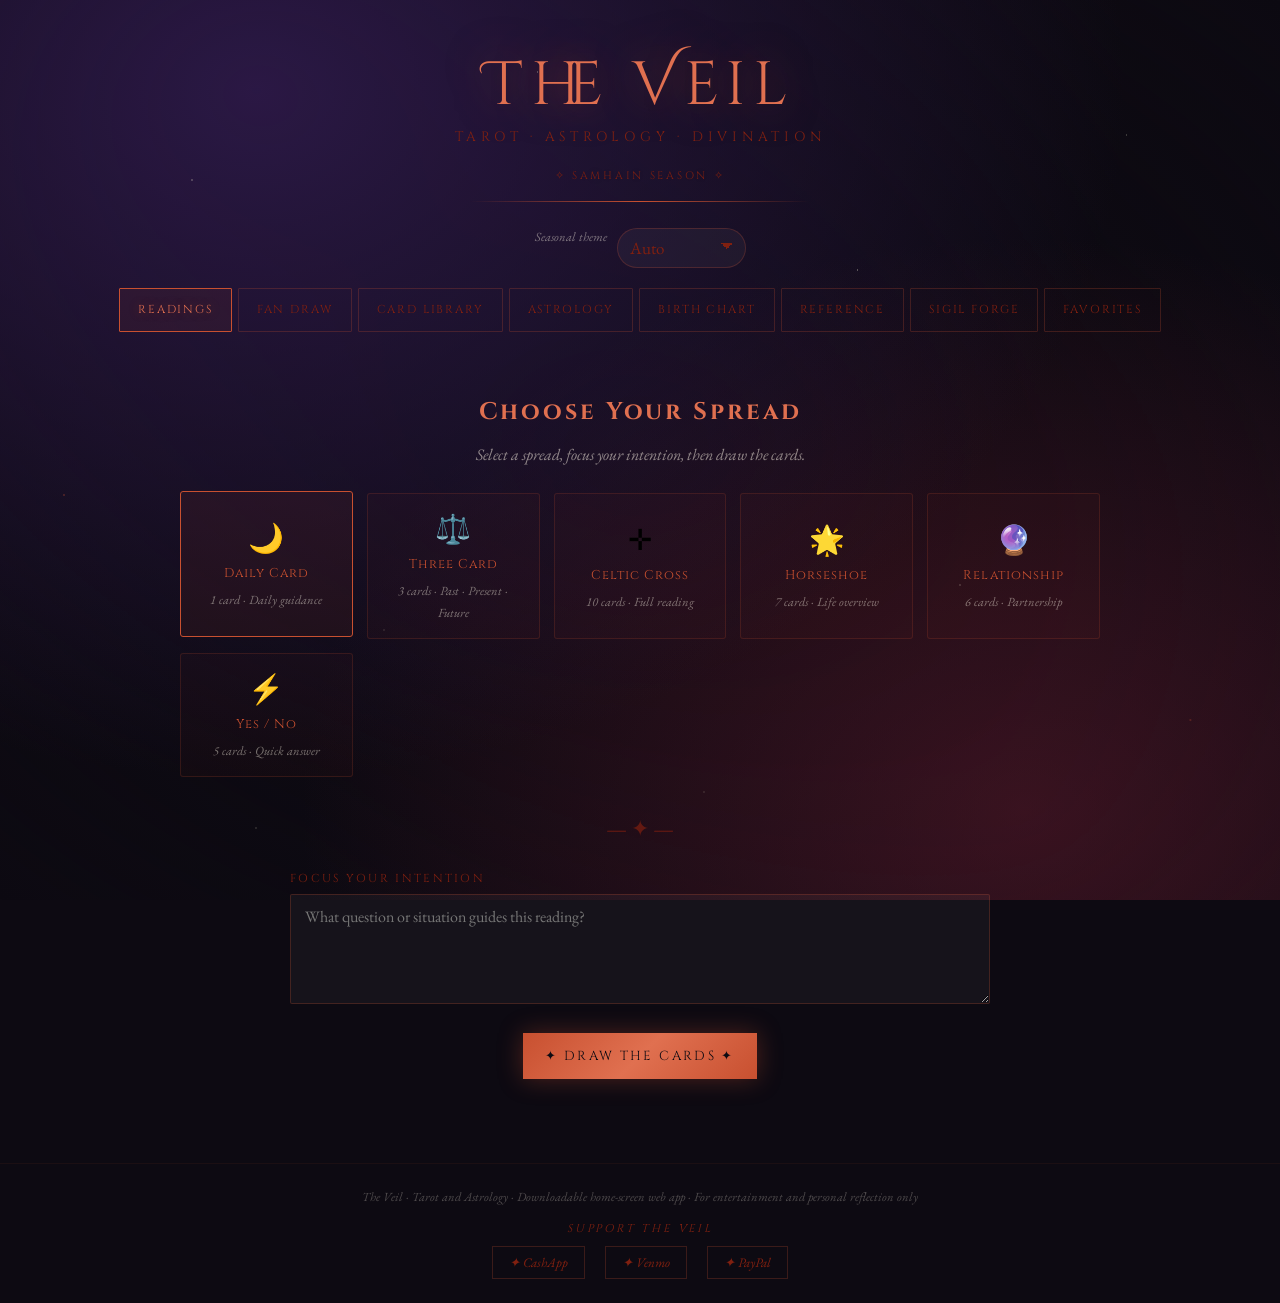
<file: index.html>
<!DOCTYPE html>
<html lang="en">
<head>
  <meta charset="UTF-8" />
  <meta name="viewport" content="width=device-width, initial-scale=1.0" />
  <title>The Veil — Tarot & Astrology</title>
  <meta name="description" content="Tarot readings, astrology, birth charts, transits, sigils, and spiritual reference tools in an installable web app." />
  <meta name="theme-color" content="#c9a84c" />
  <meta name="mobile-web-app-capable" content="yes" />
  <meta name="apple-mobile-web-app-capable" content="yes" />
  <meta name="apple-mobile-web-app-status-bar-style" content="black-translucent" />
  <meta name="apple-mobile-web-app-title" content="The Veil" />
  <meta property="og:title" content="The Veil — Tarot & Astrology" />
  <meta property="og:description" content="An installable tarot and astrology app with readings, birth charts, seasonal themes, sigils, and a spiritual reference library." />
  <meta property="og:type" content="website" />
  <meta name="twitter:card" content="summary" />
  <meta name="twitter:title" content="The Veil — Tarot & Astrology" />
  <meta name="twitter:description" content="An installable tarot and astrology app with readings, birth charts, seasonal themes, sigils, and a spiritual reference library." />
  <link rel="manifest" href="./manifest.json" />
  <link rel="icon" type="image/svg+xml" href="./assets/favicon.svg" />
  <link rel="preconnect" href="https://fonts.googleapis.com">
  <link rel="preconnect" href="https://fonts.gstatic.com" crossorigin>
  <link href="https://fonts.googleapis.com/css2?family=Cinzel+Decorative:wght@400;700&family=Cinzel:wght@400;600&family=EB+Garamond:ital,wght@0,400;0,500;1,400&display=swap" rel="stylesheet">
  <link rel="stylesheet" href="./styles.css" />
  <script type="application/ld+json">
  {
    "@context": "https://schema.org",
    "@type": "WebApplication",
    "name": "The Veil",
    "applicationCategory": "LifestyleApplication",
    "operatingSystem": "Any",
    "description": "Tarot readings, astrology, birth charts, transits, sigils, and spiritual reference tools.",
    "offers": {"@type": "Offer", "price": "0", "priceCurrency": "USD"}
  }
  </script>
</head>
<body>
  <a class="skip-link" href="#main-content">Skip to content</a>
  <header role="banner">
    <div class="site-title">The Veil</div>
    <div class="site-sub">Tarot · Astrology · Divination</div>
    <div id="seasonBanner" class="season-banner" aria-live="polite"></div>
  </header>

  <div class="top-utility" aria-label="Theme and app controls">
    <label class="meta-copy" for="themeMode">Seasonal theme</label>
    <select id="themeMode" class="pill-select" aria-label="Select seasonal theme mode">
      <option value="auto">Auto</option>
      <option value="imbolc">Imbolc</option>
      <option value="ostara">Ostara</option>
      <option value="beltane">Beltane</option>
      <option value="litha">Litha</option>
      <option value="lughnasadh">Lughnasadh</option>
      <option value="mabon">Mabon</option>
      <option value="samhain">Samhain</option>
      <option value="yule">Yule</option>
    </select>
    <button id="installBtn" class="mini-btn hidden" type="button">Install App</button>
  </div>

  <nav role="navigation" aria-label="Main navigation" id="mainNav">
    <button class="nav-btn active" data-section="draws">Readings</button>
    <button class="nav-btn" data-section="fan">Fan Draw</button>
    <button class="nav-btn" data-section="library">Card Library</button>
    <button class="nav-btn" data-section="astrology">Astrology</button>
    <button class="nav-btn" data-section="birthchart">Birth Chart</button>
    <button class="nav-btn" data-section="reference">Reference</button>
    <button class="nav-btn" data-section="sigil">Sigil Forge</button>
    <button class="nav-btn" data-section="favorites">Favorites</button>
  </nav>

  <main id="main-content">
    <section class="section visible" id="draws" aria-labelledby="readings-title">
      <h1 class="section-title" id="readings-title">Choose Your Spread</h1>
      <p class="section-desc">Select a spread, focus your intention, then draw the cards.</p>
      <div class="spread-grid" id="spreadGrid"></div>
      <div class="ornament">— ✦ —</div>
      <div class="form-grid" style="max-width:700px">
        <div class="form-group" style="grid-column:1/-1">
          <label for="intentionInput">Focus your intention</label>
          <textarea id="intentionInput" placeholder="What question or situation guides this reading?"></textarea>
        </div>
      </div>
      <div id="relationshipTools" class="relationship-tools hidden">
        <div class="form-grid" style="max-width:700px">
          <div class="form-group">
            <label for="relationshipIdA">First Reading ID</label>
            <input type="text" id="relationshipIdA" placeholder="e.g. VEIL-A1B2C3D4" />
          </div>
          <div class="form-group">
            <label for="relationshipIdB">Second Reading ID</label>
            <input type="text" id="relationshipIdB" placeholder="e.g. VEIL-E5F6G7H8" />
          </div>
        </div>
        <p class="center meta-copy">Relationship draws can weave two saved readings into the interpretation when both IDs are found on this device.</p>
      </div>
      <div class="center"><button class="draw-btn" id="drawBtn" type="button">✦ Draw the Cards ✦</button></div>
      <div class="cards-area" id="cardsArea"></div>
      <div class="reading-panel hidden" id="readingPanel">
        <div class="reading-panel-title">✦ The Reading</div>
        <div class="reading-text" id="readingText"></div>
      </div>
      <div class="result-actions">
        <button class="ghost-btn hidden" id="printReadingBtn" type="button">Print Reading</button>
        <button class="ghost-btn hidden" id="shareReadingBtn" type="button">Share Reading Link</button>
      </div>
      <div id="historyPanel" class="reading-panel hidden">
        <div class="reading-panel-title">✦ Saved Readings</div>
        <div id="historyList"></div>
      </div>
    </section>

    <section class="section" id="fan" aria-labelledby="fan-title">
      <h2 class="section-title" id="fan-title">The Fan Method</h2>
      <p class="section-desc">Touch the card that calls to you.</p>
      <p class="center meta-copy" id="fanInstruction">The deck awaits your touch.</p>
      <div class="fan-wrapper" id="fanWrapper"></div>
      <div class="center"><button class="draw-btn" id="fanShuffleBtn" type="button">✦ Shuffle and Spread ✦</button></div>
      <div class="cards-area" id="fanRevealArea"></div>
      <div class="reading-panel hidden" id="fanReadingPanel">
        <div class="reading-panel-title">✦ Your Card's Message</div>
        <div class="reading-text" id="fanReadingText"></div>
      </div>
      <div class="result-actions"><button class="ghost-btn hidden" id="printFanBtn" type="button">Print Result</button></div>
    </section>

    <section class="section" id="library" aria-labelledby="library-title">
      <h2 class="section-title" id="library-title">Card Library</h2>
      <p class="section-desc">Browse the deck and save favorites.</p>
      <div class="library-controls">
        <input class="lib-search" type="search" id="libSearch" placeholder="Search cards..." aria-label="Search tarot cards" />
        <button class="lib-filter-btn active" data-lib-filter="all">All</button>
        <button class="lib-filter-btn" data-lib-filter="major">Major Arcana</button>
        <button class="lib-filter-btn" data-lib-filter="cups">Cups</button>
        <button class="lib-filter-btn" data-lib-filter="swords">Swords</button>
        <button class="lib-filter-btn" data-lib-filter="wands">Wands</button>
        <button class="lib-filter-btn" data-lib-filter="pentacles">Pentacles</button>
      </div>
      <div class="result-actions"><button class="ghost-btn" id="printLibraryBtn" type="button">Print Library View</button></div>
      <div class="lib-grid" id="libGrid"></div>
    </section>

    <section class="section" id="astrology" aria-labelledby="astrology-title">
      <h2 class="section-title" id="astrology-title">Daily Astrology</h2>
      <p class="section-desc">Get your sign, the current moon phase, and today's energy.</p>
      <div class="energy-panel" id="todayEnergyPanel">
        <div class="energy-title">✦ Today's Energy</div>
        <div id="todayEnergyText" class="reading-text"></div>
      </div>
      <div class="moon-widget" aria-label="Current moon phase">
        <div class="meta-copy" style="margin-bottom:10px;font-family:Cinzel,serif;letter-spacing:.2em;text-transform:uppercase">Current Moon Phase</div>
        <div id="moonSymbol" style="font-size:3rem">🌑</div>
        <div id="moonName" class="zodiac-name" style="font-size:1.1rem"></div>
        <div id="moonDesc" class="zodiac-dates"></div>
      </div>
      <div class="form-grid" style="max-width:420px">
        <div class="form-group" style="grid-column:1/-1">
          <label for="birthdayInput">Date of Birth</label>
          <input type="date" id="birthdayInput" />
        </div>
      </div>
      <div class="center"><button class="draw-btn" id="loadHoroscopeBtn" type="button">✦ Read the Stars ✦</button></div>
      <div id="astroResult" class="hidden">
        <div class="zodiac-display">
          <span class="zodiac-symbol" id="zodiacSymbol"></span>
          <div class="zodiac-name" id="zodiacName"></div>
          <div class="zodiac-dates" id="zodiacDates"></div>
        </div>
        <div class="horoscope-tabs">
          <button class="tab-btn active" data-horo-tab="daily">Daily</button>
          <button class="tab-btn" data-horo-tab="weekly">Weekly</button>
          <button class="tab-btn" data-horo-tab="monthly">Monthly</button>
        </div>
        <div class="horoscope-text reading-panel" id="horoscopeText"></div>
        <div class="result-actions"><button class="ghost-btn" id="printAstroBtn" type="button">Print Astrology Result</button></div>
      </div>
    </section>

    <section class="section" id="birthchart" aria-labelledby="birthchart-title">
      <h2 class="section-title" id="birthchart-title">Birth Chart</h2>
      <p class="section-desc">Cast your natal chart with today's transits overlaid in blue.</p>
      <details class="astro-note">
        <summary>What are transits?</summary>
        <p>In astrology, a natal chart is the sky at birth. Transits are the current sky moving across that natal pattern. A transit is usually read by comparing a current planet to a natal planet or angle, then judging the aspect between them: conjunctions intensify, sextiles open cooperation, squares create friction, trines support flow, and oppositions reveal polarity that asks for integration.</p>
        <p>The closer the aspect, the stronger the symbolism. Fast planets describe short moods and timing; slower planets describe longer chapters of pressure, growth, revision, or maturation.</p>
      </details>
      <div class="form-grid">
        <div class="form-group" style="grid-column:1/-1">
          <label for="bcDate">Date of Birth</label>
          <input type="date" id="bcDate" />
        </div>
        <div class="form-group">
          <label for="bcTime">Time of Birth <span class="meta-copy">(optional)</span></label>
          <input type="time" id="bcTime" />
        </div>
        <div class="form-group">
          <label for="bcCity">City of Birth</label>
          <input type="text" id="bcCity" placeholder="e.g. St. Louis, MO" />
        </div>
      </div>
      <div class="center"><button class="draw-btn" id="generateChartBtn" type="button">✦ Cast My Chart ✦</button></div>
      <div id="bcError" class="center meta-copy" style="margin-top:12px;color:#ffb8b8"></div>
      <div id="bcResult" class="hidden">
        <p class="center meta-copy" id="bcTimeNote"></p>
        <div id="bcRisingWrap" class="hidden" style="max-width:560px;margin:0 auto 24px">
          <div class="reading-panel-title" style="justify-content:center">✦ Possible Rising Signs</div>
          <p class="center meta-copy" style="margin-bottom:12px">Find your birth time below — your rising sign is next to it. Times are approximate.</p>
          <table class="planet-table" aria-label="Possible rising signs by birth time">
            <thead><tr><th>Birth time</th><th>Rising sign</th></tr></thead>
            <tbody id="bcRisingRows"></tbody>
          </table>
        </div>
        <div class="dominant-row" id="bcDominants"></div>
        <div class="chart-tabs">
          <button class="tab-btn active" data-bc-tab="chart">Chart Wheel</button>
          <button class="tab-btn" data-bc-tab="planets">Planets</button>
        </div>
        <div class="chart-legend" aria-label="Birth chart legend"><span class="legend-item"><span class="legend-dot natal"></span> Natal</span><span class="legend-item"><span class="legend-dot transit"></span> Today's Transits</span></div>
        <div id="bcChartView"><div class="chart-wheel-wrap" id="bcWheel"></div></div>
        <div id="bcPlanetsView" class="hidden"><table class="planet-table" id="bcPlanetTable"></table></div>
        <div class="reading-panel" id="bcAiPanel">
          <div class="reading-panel-title">✦ Your Natal Reading</div>
          <div class="reading-text" id="bcAiText"></div>
          <div class="reading-text" id="bcTransitText" style="margin-top:16px"></div>
        </div>
        <div class="result-actions"><button class="ghost-btn" id="printChartBtn" type="button">Print Birth Chart</button></div>
      </div>
    </section>

    <section class="section" id="reference" aria-labelledby="reference-title">
      <h2 class="section-title" id="reference-title">Reference Guide</h2>
      <p class="section-desc">Cleaned, searchable reference notes for ritual work and study.</p>
      <div class="ref-tabs">
        <button class="ref-tab active" data-ref-tab="candles">🕯 Candles</button>
        <button class="ref-tab" data-ref-tab="crystals">💎 Crystals</button>
        <button class="ref-tab" data-ref-tab="herbs">🌿 Herbs</button>
        <button class="ref-tab" data-ref-tab="oils">🧴 Oils</button>
        <button class="ref-tab" data-ref-tab="deities">⚡ Deities</button>
      </div>
      <div class="library-controls"><input class="lib-search" id="refSearch" type="search" placeholder="Search this section..." aria-label="Search reference entries" /></div>
      <div class="result-actions"><button class="ghost-btn" id="printReferenceBtn" type="button">Print Current Reference View</button></div>
      <div id="refContent"></div>
    </section>

    <section class="section" id="sigil" aria-labelledby="sigil-title">
      <h2 class="section-title" id="sigil-title">Sigil Forge</h2>
      <p class="section-desc">Transform your intention into a downloadable sigil.</p>
      <div class="form-grid" style="max-width:600px">
        <div class="form-group" style="grid-column:1/-1">
          <label for="sigilInput">Your Intention</label>
          <input type="text" id="sigilInput" maxlength="200" placeholder="e.g. I am protected and at peace" />
        </div>
        <div class="form-group">
          <label for="sigilStyle">Sigil Style</label>
          <select id="sigilStyle">
            <option value="chaos">Chaos Magic</option>
            <option value="geometric">Geometric</option>
            <option value="rune">Runic</option>
          </select>
        </div>
      </div>
      <div class="center"><button class="draw-btn" id="forgeSigilBtn" type="button">✦ Forge the Sigil ✦</button></div>
      <div id="sigilResult" class="hidden center" style="margin-top:24px">
        <div class="meta-copy" style="margin-bottom:12px;font-family:Cinzel,serif;letter-spacing:.2em;text-transform:uppercase">Your Sigil</div>
        <div id="sigilLetters" class="meta-copy" style="margin-bottom:16px"></div>
        <canvas id="sigilCanvas" width="500" height="500" style="max-width:100%;background:#130d1e;border:1px solid rgba(201,168,76,.2)"></canvas>
        <div class="result-actions">
          <button class="ghost-btn" id="downloadSigilBtn" type="button">Download Sigil</button>
          <button class="ghost-btn" id="printSigilBtn" type="button">Print Sigil</button>
        </div>
      </div>
    </section>

    <section class="section" id="favorites" aria-labelledby="favorites-title">
      <h2 class="section-title" id="favorites-title">Favorites</h2>
      <p class="section-desc">Your saved cards, oils, herbs, crystals, and deities live here.</p>
      <div class="result-actions"><button class="ghost-btn" id="printFavoritesBtn" type="button">Print Favorites</button></div>
      <div id="favoritesContent"></div>
    </section>
  </main>

  <div class="modal-overlay" id="cardModal" role="dialog" aria-modal="true" aria-labelledby="modalName">
    <div class="modal-box">
      <button class="modal-close" type="button" data-close-modal="card">×</button>
      <div class="modal-card-header">
        <div class="modal-img-wrap" id="modalImg"><span class="card-no-img">✦</span></div>
        <div>
          <h3 id="modalName" class="section-title" style="text-align:left;margin:0 0 6px;font-size:1.2rem"></h3>
          <div id="modalBadges" style="margin-bottom:12px"></div>
          <p id="modalDesc" class="meta-copy"></p>
        </div>
      </div>
      <div class="reading-text">
        <p><strong>Upright:</strong> <span id="modalUpright"></span></p>
        <p><strong>Reversed:</strong> <span id="modalReversed"></span></p>
      </div>
    </div>
  </div>

  <div class="ref-modal-overlay" id="refModal" role="dialog" aria-modal="true" aria-labelledby="refModalTitle">
    <div class="ref-modal-box">
      <button class="modal-close" type="button" data-close-modal="ref">×</button>
      <div id="refModalBody"></div>
    </div>
  </div>

  <footer>
    <div style="margin-bottom:16px">
      The Veil · Tarot and Astrology · Downloadable home-screen web app · For entertainment and personal reflection only
    </div>
    <div style="margin-bottom:10px;font-family:'Cinzel',serif;font-size:0.7rem;letter-spacing:0.25em;color:var(--gold-dim)">
      SUPPORT THE VEIL
    </div>
    <div class="support-links">
      <a href="https://cash.app/$toyz4me" target="_blank" rel="noopener">✦ CashApp</a>
      <a href="https://venmo.com/u/the_funko_deity" target="_blank" rel="noopener">✦ Venmo</a>
      <a href="https://www.paypal.me/thefunkodeity" target="_blank" rel="noopener">✦ PayPal</a>
    </div>
  </footer>

  <script src="./astrology.js"></script>
  <script src="./app.js"></script>
  <script>
document.addEventListener('DOMContentLoaded', function(){
  try {
    // find each rising row first cell and convert to a clickable link if it contains a time
    document.querySelectorAll('#bcRisingRows td:first-child').forEach(function(td){
      var text = td.textContent || td.innerText || '';
      var m = text.match(/\b(\d{2}:\d{2})\b/);
      var time = m ? m[1] : null;
      if(!time) return;
      var a = document.createElement('a');
      a.href = '#';
      a.className = 'rising-link';
      a.setAttribute('data-time', time);
      a.setAttribute('role', 'button');
      a.setAttribute('aria-label', 'Set birth time to ' + time);
      a.innerHTML = td.innerHTML;
      td.innerHTML = '';
      td.appendChild(a);
      a.addEventListener('click', function(e){
        e.preventDefault();
        var timeInput = document.querySelector('#bcTime');
        if(timeInput) timeInput.value = time;
        var submit = document.querySelector('#bcSubmit');
        if(submit) submit.click();
        else if(typeof generateBirthChart === 'function') generateBirthChart();
      });
    });
  } catch(e){
    console.warn('Rising-link script error', e);
  }
});
  </script>
</body>
</html>
</file>
<file: styles.css>
:root {
  --gold-rgb: 201,168,76;
  --ink: #0d0a12;
  --parchment: #f5ede0;
  --gold: #c9a84c;
  --gold-light: #e8c97e;
  --gold-dim: #7a6228;
  --crimson: #7c2035;
  --violet: #2e1a4a;
  --smoke: #1a1226;
  --card-bg: #130d1e;
  --tap-size: 44px;
}
*{box-sizing:border-box}
html{scroll-behavior:smooth}
body{margin:0;background:var(--ink);color:var(--parchment);font-family:'EB Garamond',Georgia,serif;font-size:17px;min-height:100vh;overflow-x:hidden}
body::before{content:'';position:fixed;inset:0;background:radial-gradient(ellipse at 20% 10%, rgba(46,26,74,0.9) 0%, transparent 60%),radial-gradient(ellipse at 80% 90%, rgba(124,32,53,0.4) 0%, transparent 50%),radial-gradient(ellipse at 50% 50%, rgba(13,10,18,1) 0%, transparent 100%);z-index:-2}
body::after{content:'';position:fixed;inset:0;background-image:radial-gradient(1px 1px at 15% 20%, rgba(255,255,220,0.7) 0%, transparent 100%),radial-gradient(1px 1px at 42% 8%, rgba(255,255,220,0.5) 0%, transparent 100%),radial-gradient(1px 1px at 67% 30%, rgba(255,255,220,0.6) 0%, transparent 100%),radial-gradient(1px 1px at 88% 15%, rgba(255,255,220,0.4) 0%, transparent 100%),radial-gradient(1.5px 1.5px at 5% 55%, rgba(var(--gold-rgb),0.5) 0%, transparent 100%),radial-gradient(1px 1px at 30% 70%, rgba(255,255,220,0.3) 0%, transparent 100%),radial-gradient(1px 1px at 75% 65%, rgba(255,255,220,0.5) 0%, transparent 100%),radial-gradient(1.5px 1.5px at 93% 80%, rgba(var(--gold-rgb),0.4) 0%, transparent 100%),radial-gradient(1px 1px at 55% 88%, rgba(255,255,220,0.3) 0%, transparent 100%),radial-gradient(1px 1px at 20% 92%, rgba(255,255,220,0.4) 0%, transparent 100%);z-index:-1;pointer-events:none}
a{color:inherit}
img{max-width:100%}
button,input,select{font:inherit}
button{min-height:var(--tap-size)}
:focus-visible{outline:2px solid var(--gold-light);outline-offset:2px}
.skip-link{position:absolute;left:-9999px;top:8px;z-index:9999;background:var(--ink);color:var(--gold);padding:8px 16px;text-decoration:none}
.skip-link:focus{left:8px}
header{text-align:center;padding:52px 20px 18px;position:relative}
header::after{content:'';display:block;width:min(340px,80vw);height:1px;background:linear-gradient(90deg, transparent, var(--gold), transparent);margin:18px auto 0}
.site-title{font-family:'Cinzel Decorative',serif;font-size:clamp(2.2rem,6vw,3.8rem);color:var(--gold-light);letter-spacing:.12em;text-shadow:0 0 40px rgba(var(--gold-rgb),.5), 0 0 80px rgba(var(--gold-rgb),.2);line-height:1.15}
.site-sub{font-family:'Cinzel',serif;font-size:.85rem;letter-spacing:.35em;color:var(--gold-dim);text-transform:uppercase;margin-top:6px}
.season-banner{margin-top:12px;text-align:center;font-family:'Cinzel',serif;font-size:.62rem;letter-spacing:.25em;color:var(--gold-dim);text-transform:uppercase;opacity:.8}
.top-utility{display:flex;justify-content:center;gap:10px;flex-wrap:wrap;padding:8px 20px 0}
.pill-select,.mini-btn{background:rgba(255,255,255,.04);border:1px solid rgba(var(--gold-rgb),.25);color:var(--gold-dim);padding:8px 12px;border-radius:999px}
.pill-select{appearance:none;-webkit-appearance:none;-moz-appearance:none;background-color:rgba(255,255,255,.04);background-image:linear-gradient(45deg,transparent 50%, var(--gold-dim) 50%),linear-gradient(135deg,var(--gold-dim) 50%, transparent 50%);background-position:calc(100% - 18px) calc(50% - 2px),calc(100% - 12px) calc(50% - 2px);background-size:6px 6px,6px 6px;background-repeat:no-repeat;padding-right:34px}
.pill-select option{background:#130d1e;color:var(--gold-dim)}
#sigilStyle{appearance:none;-webkit-appearance:none;-moz-appearance:none;background-color:rgba(255,255,255,.04);color:var(--gold-dim);background-image:linear-gradient(45deg,transparent 50%, var(--gold-dim) 50%),linear-gradient(135deg,var(--gold-dim) 50%, transparent 50%);background-position:calc(100% - 18px) calc(50% - 2px),calc(100% - 12px) calc(50% - 2px);background-size:6px 6px,6px 6px;background-repeat:no-repeat;padding-right:34px}
.mini-btn{cursor:pointer;font-family:'Cinzel',serif;font-size:.7rem;letter-spacing:.12em;text-transform:uppercase}
nav{display:flex;justify-content:center;flex-wrap:wrap;gap:6px;padding:20px 20px 0}
.nav-btn,.tab-btn,.ref-tab,.lib-filter-btn{font-family:'Cinzel',serif;font-size:.72rem;letter-spacing:.16em;text-transform:uppercase;color:var(--gold-dim);background:transparent;border:1px solid rgba(var(--gold-rgb),.25);padding:10px 18px;cursor:pointer;border-radius:1px;transition:all .25s}
.nav-btn:hover,.nav-btn.active,.tab-btn:hover,.tab-btn.active,.ref-tab:hover,.ref-tab.active,.lib-filter-btn:hover,.lib-filter-btn.active{color:var(--gold-light);border-color:var(--gold);background:rgba(var(--gold-rgb),.08);text-shadow:0 0 12px rgba(var(--gold-rgb),.4)}
.section{display:none;max-width:960px;margin:0 auto;padding:44px 20px 60px;animation:fadeUp .4s ease both}
.section.visible{display:block}
.section-title{font-family:'Cinzel',serif;font-size:1.5rem;color:var(--gold-light);text-align:center;letter-spacing:.12em;margin-bottom:8px}
.section-desc{text-align:center;color:rgba(245,237,224,.55);font-style:italic;margin-bottom:28px;font-size:1rem}
.ornament{text-align:center;color:var(--gold-dim);font-size:1.4rem;margin:0 0 28px;opacity:.7}
.spread-grid,.dominant-row,.grid-3,.grid-4{display:grid;gap:14px}
.cards-area{display:flex;gap:20px;justify-content:center;align-items:flex-start;flex-wrap:wrap;margin-bottom:24px}
.spread-grid{grid-template-columns:repeat(auto-fit,minmax(170px,1fr));margin-bottom:36px}
.spread-card,.card-panel,.ref-card,.candle-card,.deity-card,.history-entry,.favorite-card{border:1px solid rgba(var(--gold-rgb),.18);padding:16px;background:rgba(var(--gold-rgb),.03);transition:all .25s;border-radius:3px}
.spread-card{cursor:pointer;text-align:center}
.spread-card:hover,.spread-card.selected,.card-panel:hover,.ref-card:hover,.candle-card:hover,.deity-card:hover,.history-entry:hover,.favorite-card:hover{border-color:var(--gold);background:rgba(var(--gold-rgb),.08);transform:translateY(-2px)}
.spread-icon{font-size:1.8rem;margin-bottom:8px;display:block}
.spread-name,.card-name-tag,.candle-name,.ref-card-name,.deity-name,.reading-panel-title,.history-entry-spread,.energy-title{font-family:'Cinzel',serif;color:var(--gold);letter-spacing:.08em}
.spread-name{display:block;font-size:.8rem;margin-bottom:5px}
.spread-count,.ref-card-cat,.deity-domain,.meta-copy{font-size:.78rem;color:rgba(245,237,224,.45);font-style:italic}
.center{text-align:center}
.stack{display:flex;flex-direction:column;gap:14px}
.draw-btn,.ghost-btn,.icon-btn{display:inline-flex;align-items:center;justify-content:center;gap:8px;font-family:'Cinzel',serif;font-size:.82rem;letter-spacing:.18em;text-transform:uppercase;border:none;cursor:pointer;padding:14px 22px}
.draw-btn{color:var(--ink);background:linear-gradient(135deg, var(--gold) 0%, var(--gold-light) 50%, var(--gold) 100%);box-shadow:0 0 24px rgba(var(--gold-rgb),.35)}
.draw-btn:hover{transform:translateY(-2px);box-shadow:0 4px 36px rgba(var(--gold-rgb),.5)}
.draw-btn:disabled{opacity:.5;cursor:not-allowed;transform:none}
.ghost-btn,.icon-btn{background:transparent;color:var(--gold-dim);border:1px solid rgba(var(--gold-rgb),.25)}
.ghost-btn:hover,.icon-btn:hover{color:var(--gold-light);border-color:var(--gold);background:rgba(var(--gold-rgb),.08)}
.form-grid{display:grid;grid-template-columns:repeat(2,minmax(0,1fr));gap:14px;max-width:560px;margin:0 auto 24px}
.form-group label{font-family:'Cinzel',serif;font-size:.72rem;letter-spacing:.2em;color:var(--gold-dim);text-transform:uppercase;display:block;margin-bottom:8px}
.form-group input,.form-group select,.lib-search,textarea{width:100%;background:rgba(255,255,255,.04);border:1px solid rgba(var(--gold-rgb),.25);color:var(--parchment);font-family:'EB Garamond',serif;font-size:1rem;padding:11px 14px;outline:none;border-radius:2px}
.form-group textarea{min-height:110px;resize:vertical}
.library-controls,.ref-tabs,.toolbar,.horoscope-tabs,.chart-tabs{display:flex;gap:10px;flex-wrap:wrap;justify-content:center}
.lib-grid,.ref-grid,.candle-grid,.deity-grid,.favorite-grid{display:grid;grid-template-columns:repeat(auto-fill,minmax(180px,1fr));gap:14px}
.lib-card{border:1px solid rgba(var(--gold-rgb),.18);background:rgba(var(--gold-rgb),.02);padding:12px 10px 14px;text-align:center;transition:all .25s;border-radius:2px;cursor:pointer;position:relative}
.lib-card:hover{border-color:var(--gold);background:rgba(var(--gold-rgb),.07);transform:translateY(-3px)}
.lc-img,.card-img-wrap,.modal-img-wrap{background:#0a0612;border-radius:3px;display:flex;align-items:center;justify-content:center;overflow:hidden}
.lc-img{width:70px;height:116px;margin:0 auto 10px}
.lc-img img,.card-img-wrap img,.modal-img-wrap img{width:100%;height:100%;object-fit:cover;display:block}
.lc-name{font-family:'Cinzel',serif;font-size:.67rem;color:var(--gold);letter-spacing:.08em;line-height:1.4;margin-bottom:4px}
.lc-suit{font-size:.7rem;color:rgba(245,237,224,.35);font-style:italic}
.favorite-toggle{position:absolute;top:6px;right:6px;background:rgba(13,10,18,.8);border:1px solid rgba(var(--gold-rgb),.2);color:var(--gold-dim);min-width:36px;min-height:36px;border-radius:999px;cursor:pointer}
.favorite-toggle.active{color:var(--gold-light);border-color:var(--gold)}
.reading-panel,.energy-panel{background:rgba(46,26,74,.3);border:1px solid rgba(var(--gold-rgb),.2);border-radius:4px;padding:24px 28px;margin-top:24px;position:relative;overflow:hidden}
.reading-panel::before,.energy-panel::before{content:'';position:absolute;top:0;left:0;right:0;height:1px;background:linear-gradient(90deg,transparent,var(--gold-dim),transparent)}
.reading-panel-title,.energy-title{font-size:.8rem;letter-spacing:.25em;text-transform:uppercase;margin-bottom:14px;display:flex;align-items:center;gap:12px}
.reading-panel-title::after,.energy-title::after{content:'';flex:1;height:1px;background:rgba(var(--gold-rgb),.15)}
.reading-text,.horoscope-text{line-height:1.85;color:rgba(245,237,224,.88);font-size:1rem}
.tarot-card-wrap{text-align:center}
.tarot-card-inner{width:130px;background:linear-gradient(160deg,#1e1233 0%,#130d1e 100%);border:1px solid rgba(var(--gold-rgb),.4);border-radius:6px;padding:10px 8px 12px;display:inline-block;box-shadow:0 8px 32px rgba(0,0,0,.5);cursor:pointer}
.tarot-card-inner.reversed{transform:rotate(180deg);border-color:rgba(124,32,53,.6)}
.card-img-wrap{width:114px;height:190px;margin-bottom:8px}
.card-no-img{font-size:2.5rem;color:rgba(var(--gold-rgb),.3)}
.reversed-tag{font-size:.58rem;color:var(--crimson);display:block;letter-spacing:.15em;margin-top:2px}
.fan-wrapper{position:relative;width:100%;max-width:800px;height:260px;margin:0 auto 30px}
.fan-card{position:absolute;bottom:0;-webkit-tap-highlight-color:transparent;touch-action:manipulation;width:70px;height:115px;background:linear-gradient(160deg,#1e1233 0%,#130d1e 100%);background-image:url('./assets/card-back.png');background-size:cover;background-position:center;border:1px solid rgba(var(--gold-rgb),.3);border-radius:5px;cursor:pointer;transform-origin:bottom center;transition:transform .25s,box-shadow .25s;border-radius:5px}
.fan-card:hover,.fan-card.selected{box-shadow:0 -8px 30px rgba(var(--gold-rgb),.4);border-color:var(--gold)}
.relationship-tools{margin:0 auto 24px}
.reading-id-pill{display:inline-flex;align-items:center;justify-content:center;margin:6px 0 8px;padding:5px 10px;border:1px solid rgba(var(--gold-rgb),.28);border-radius:999px;font-family:'Cinzel',serif;font-size:.64rem;letter-spacing:.14em;color:var(--gold-light);background:rgba(var(--gold-rgb),.06)}
.ai-reading{margin-top:14px;padding-top:14px;border-top:1px solid rgba(var(--gold-rgb),.16)}
.aspect-list{margin-top:14px;padding-top:12px;border-top:1px solid rgba(var(--gold-rgb),.15)}
.aspect-list p{margin:.35em 0}
.chart-wheel-wrap{background:#0d0a12;border-radius:50%;display:flex;align-items:center;justify-content:center;padding:8px;width:fit-content;max-width:100%;margin:0 auto 24px}
.chart-wheel-wrap svg{max-width:460px;width:100%;height:auto;display:block;filter:drop-shadow(0 0 30px rgba(var(--gold-rgb),.15))}
.planet-table{width:100%;max-width:720px;margin:0 auto 24px;border-collapse:collapse}
#bcPlanetsView,#bcRisingWrap{overflow-x:auto}
.planet-table{min-width:340px}
.planet-table th,.planet-table td{padding:10px 12px;border-bottom:1px solid rgba(var(--gold-rgb),.12);text-align:left}
.planet-table th{font-family:'Cinzel',serif;font-size:.68rem;letter-spacing:.18em;color:var(--gold-dim);text-transform:uppercase}
.planet-symbol{font-size:1.1rem;margin-right:6px}
.dominant-pill,.ref-meta-pill,.badge{font-family:'Cinzel',serif;font-size:.68rem;letter-spacing:.12em;border:1px solid rgba(var(--gold-rgb),.25);color:var(--gold);padding:6px 12px;border-radius:999px;display:inline-block}
.ref-card-props,.candle-props{font-size:.78rem;color:rgba(245,237,224,.68);line-height:1.55;margin-bottom:8px}
.ref-card-meta{display:flex;flex-wrap:wrap;gap:6px;margin-top:8px}
.zodiac-display{text-align:center;margin-bottom:22px}
.zodiac-symbol{font-size:4rem;display:block;margin-bottom:8px;filter:drop-shadow(0 0 20px rgba(var(--gold-rgb),.5))}
.zodiac-name{font-family:'Cinzel',serif;font-size:1.4rem;color:var(--gold-light);letter-spacing:.12em}
.zodiac-dates{font-size:.85rem;color:rgba(245,237,224,.45);font-style:italic;margin-top:4px}
.moon-widget{max-width:420px;margin:0 auto 28px;padding:20px;border:1px solid rgba(var(--gold-rgb),.15);background:rgba(var(--gold-rgb),.02);text-align:center}
.astro-note{max-width:760px;margin:0 auto 24px;border-top:1px solid rgba(var(--gold-rgb),.18);border-bottom:1px solid rgba(var(--gold-rgb),.18);padding:12px 0;color:rgba(245,237,224,.76);line-height:1.65}
.astro-note summary{cursor:pointer;font-family:'Cinzel',serif;font-size:.78rem;letter-spacing:.18em;text-transform:uppercase;color:var(--gold);text-align:center}
.astro-note p{margin:12px 0 0}
.modal-overlay,.ref-modal-overlay{display:none;position:fixed;inset:0;background:rgba(0,0,0,.82);z-index:999;align-items:center;justify-content:center;padding:20px;backdrop-filter:blur(4px)}
.modal-overlay.open,.ref-modal-overlay.open{display:flex}
.modal-box,.ref-modal-box{background:var(--smoke);border:1px solid rgba(var(--gold-rgb),.4);max-width:700px;width:100%;max-height:90vh;overflow:auto;padding:28px;position:relative;border-radius:4px}
.modal-close{position:absolute;top:10px;right:12px;background:none;border:none;color:var(--gold-dim);font-size:1.5rem;cursor:pointer}
.modal-card-header{display:flex;gap:24px;margin-bottom:20px;align-items:flex-start}
.modal-img-wrap{width:110px;min-width:110px;height:184px;border:1px solid rgba(var(--gold-rgb),.3)}
.result-actions{display:flex;gap:10px;justify-content:center;flex-wrap:wrap;margin-top:20px}
.hidden{display:none!important}
.season-banner{text-align:center;font-family:'Cinzel',serif;font-size:.68rem;letter-spacing:.25em;color:var(--gold-dim);text-transform:uppercase;padding:10px 12px 0;opacity:.95;text-shadow:0 0 16px rgba(var(--gold-rgb),.25)}
.chart-legend{display:flex;gap:24px;justify-content:center;align-items:center;margin-bottom:12px;font-family:'Cinzel',serif;font-size:.75rem;letter-spacing:.1em;color:rgba(245,237,224,.75)}
.legend-item{display:inline-flex;gap:8px;align-items:center}.legend-dot{width:10px;height:10px;border-radius:50%;display:inline-block}.legend-dot.natal{background:rgba(var(--gold-rgb),.95);box-shadow:0 0 8px rgba(var(--gold-rgb),.4)}.legend-dot.transit{background:rgba(78,190,200,.95);box-shadow:0 0 8px rgba(78,190,200,.4)}
.support-links{display:flex;justify-content:center;gap:20px;flex-wrap:wrap}.support-links a{color:var(--gold-dim);text-decoration:none;font-size:.82rem;border:1px solid rgba(var(--gold-rgb),.25);padding:7px 16px;transition:all .25s}.support-links a:hover{color:var(--gold-light);border-color:var(--gold);background:rgba(var(--gold-rgb),.08)}
footer{text-align:center;padding:24px;color:rgba(245,237,224,.28);font-size:.78rem;font-style:italic;border-top:1px solid rgba(var(--gold-rgb),.08)}
.install-note{font-size:.85rem;color:rgba(245,237,224,.56)}
body.season-imbolc{--gold-rgb:184,196,212;--gold:#b8c4d4;--gold-light:#d4e4f0;--gold-dim:#6a8099;--crimson:#4a6080}
body.season-ostara{--gold-rgb:122,184,122;--gold:#7ab87a;--gold-light:#a8d8a8;--gold-dim:#4a7a4a;--crimson:#2d6a4f}
body.season-beltane{--gold-rgb:212,118,154;--gold:#d4769a;--gold-light:#f0a0c0;--gold-dim:#8a4a62;--crimson:#c04080}
body.season-litha{--gold-rgb:232,201,126;--gold:#e8c97e;--gold-light:#ffe08a;--gold-dim:#b89440;--crimson:#c86020}
body.season-lughnasadh{--gold-rgb:212,148,58;--gold:#d4943a;--gold-light:#f0b460;--gold-dim:#8a5820;--crimson:#9a3020}
body.season-mabon{--gold-rgb:200,120,64;--gold:#c87840;--gold-light:#e09860;--gold-dim:#804820;--crimson:#8a3010}
body.season-samhain{--gold-rgb:200,80,48;--gold:#c85030;--gold-light:#e07050;--gold-dim:#802010;--crimson:#601808}
body.season-yule{--gold-rgb:128,176,212;--gold:#80b0d4;--gold-light:#a8d0f0;--gold-dim:#406888;--crimson:#284860}
@keyframes fadeUp{from{opacity:0;transform:translateY(15px)}to{opacity:1;transform:translateY(0)}}

@media (min-width:721px) and (max-width:1024px){
  .section{max-width:860px;padding:36px 28px 50px}
  .spread-grid{grid-template-columns:repeat(auto-fit,minmax(160px,1fr))}
  .lib-grid,.ref-grid,.candle-grid,.deity-grid,.favorite-grid{grid-template-columns:repeat(auto-fill,minmax(170px,1fr))}
  .fan-wrapper{max-width:700px;height:280px}
  .modal-box,.ref-modal-box{max-width:640px}
  header{padding:44px 20px 16px}
}

@media (max-width:720px){.form-grid{grid-template-columns:1fr}.spread-grid,.lib-grid,.ref-grid,.candle-grid,.deity-grid,.favorite-grid{grid-template-columns:repeat(auto-fill,minmax(150px,1fr))}.modal-card-header{flex-direction:column;align-items:center}.tarot-card-inner{width:110px}.card-img-wrap{width:94px;height:160px}.site-sub{letter-spacing:.2em}.nav-btn,.tab-btn,.ref-tab,.lib-filter-btn{padding:12px 14px;font-size:.68rem}.fan-wrapper{height:310px;max-width:360px;overflow:visible;margin-top:10px}.fan-card{width:54px;height:88px;bottom:26px;transform-origin:50% 120%}.fan-card:active,.fan-card:focus-visible{box-shadow:0 -8px 28px rgba(var(--gold-rgb),.55);border-color:var(--gold-light)}}
@media print{body::before,body::after,nav,.top-utility,footer,.result-actions,.toolbar,.skip-link,.modal-overlay,.ref-modal-overlay{display:none!important}body{background:#0d0a12;color:#f5ede0}header{padding-top:20px}.section{display:block!important;padding:10px 0 20px}.section:not(.print-target){display:none!important}}
</file>
